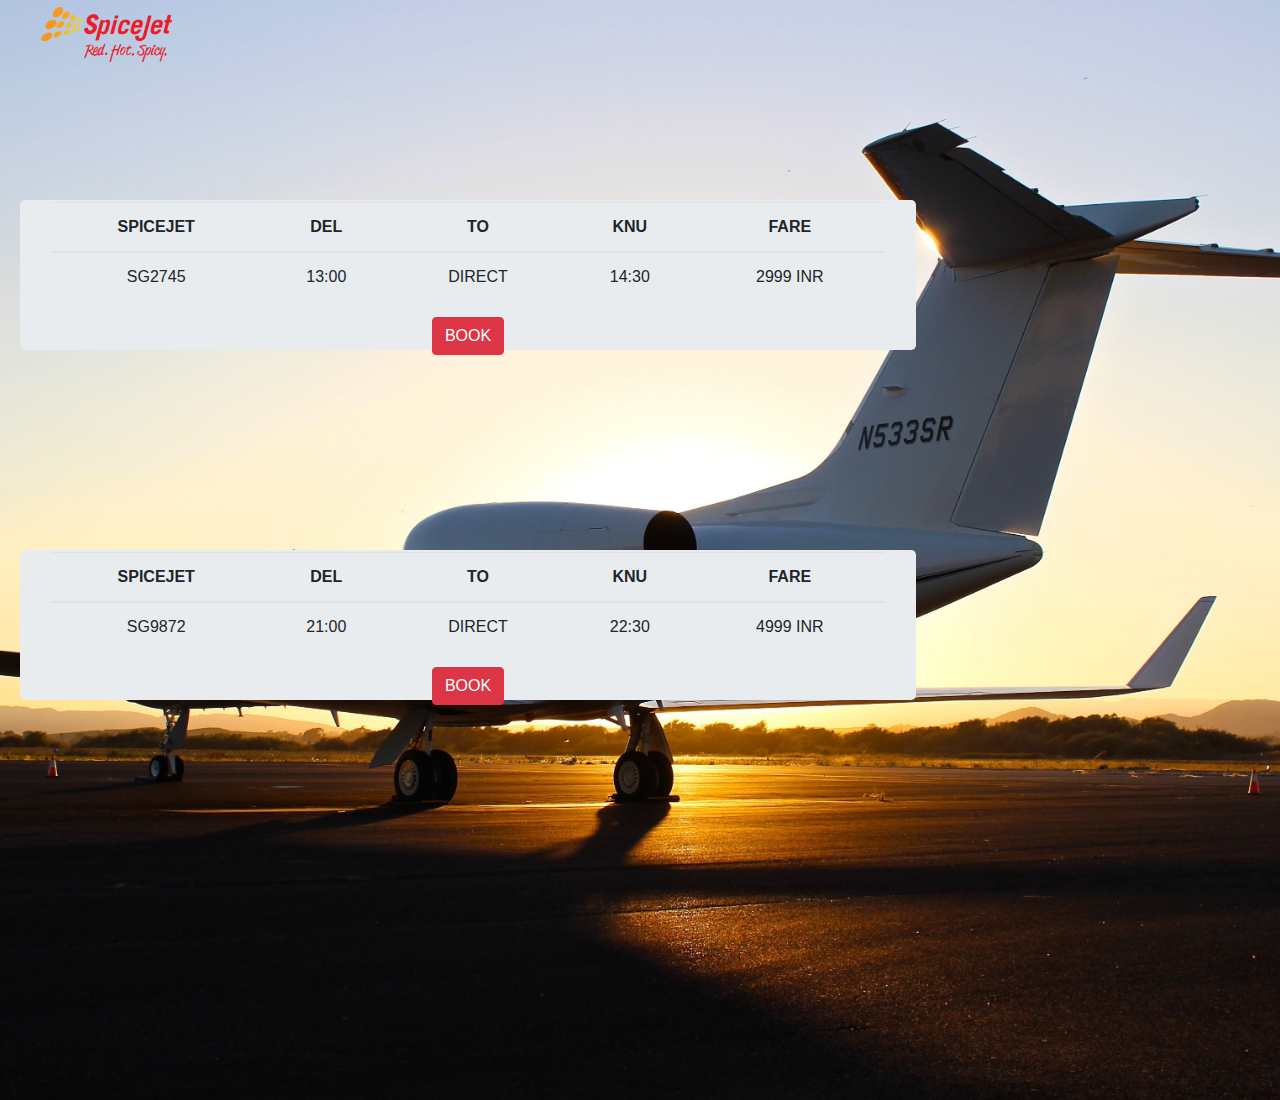
<file: results.html>
<!DOCTYPE html>
<html lang="en">

<head>
    <meta charset="UTF-8">
    <meta http-equiv="X-UA-Compatible" content="IE=edge">
    <meta name="viewport" content="width=device-width, initial-scale=1.0">
    <link rel="stylesheet" href="https://maxcdn.bootstrapcdn.com/bootstrap/4.5.2/css/bootstrap.min.css">
    <script src="https://ajax.googleapis.com/ajax/libs/jquery/3.5.1/jquery.min.js"></script>
    <script src="https://cdnjs.cloudflare.com/ajax/libs/popper.js/1.16.0/umd/popper.min.js"></script>
    <script src="https://maxcdn.bootstrapcdn.com/bootstrap/4.5.2/js/bootstrap.min.js"></script>

    <link rel="stylesheet" href="style.css" class="stylesheet">
</head>
<title>Results</title>



</head>

<body>

    <header class="header">

        <div class="header__left">
            <img src="brandlogo.png" alt="Welcome to spicejet" class="header__left--img">

        </div>


    </header>







    <div class="jumbotron ">




        <div class="table-responsive">
            <table class="table block1__result">



                <thead>

                    <tr>

                        <th>SPICEJET</th>
                        <th>DEL</th>
                        <th>TO</th>
                        <th>KNU</th>
                        <th>FARE</th>

                    </tr>


                </thead>
                <tbody>
                    <tr>
                        <td>SG2745</td>
                        <td>13:00</td>
                        <tD>DIRECT</td>
                        <td>14:30</td>
                        <td>2999 INR</td>
                    </tr>






                </tbody>


            </table>
        </div>

        <div class="table-responsive">
            <table class="table">
                <button type="button" class="btn btn-danger" data-toggle="modal" data-target="#myModal">BOOK</button>


                </button>

                <div class="modal fade" id="myModal" role="dialog">
                    <div class="modal-dialog">
                        <div class="modal-content">
                            <div class="modal-header">
                                <button type="button" class="close" data-dismiss="modal">
                                    &times;
                                </button>

                            </div>
                            <div class="modal-body row">
                                <img src="spicejet.png" class="col-sm-4" width="100" height="190" />

                                <div class="col-md-6">
                                    <h6>
                                        DEL TO KNP 2999 INR
                                    </h6>
                                    <hr style="border: 1px solid rgba(63, 72, 75, 0.678)" />
                                    <p>Select your payment method:</p>
                                    &nbsp;&nbsp;<input type="radio" id="UPI" name="payment" value="UPI" />
                                      <label for="UPI">UPI</label><br />
                                     
                                    <input type="radio" id="Card" name="payment" value="Card" />
                                      <label for="Card">Card</label><br />
                                     
                                    <input type="radio" id="Paytm" name="payment" value="Paytm" />
                                      <label for="Paytm"> Paytm</label>
                                </div>

                                 
                            </div>
                            <div class="modal-footer">
                                <button style="margin-left: 33%" type="button" class="btn btn-default"onclick="myFunction2()">
                                    Pay Now
                                </button>
                                <h6>
                                        

                                    <p id="s2" style="color: rgb(9, 160, 9);"></p>
                                </h6>
                                <script>
                                    
                                        function myFunction2() {
                                            document.getElementById("s2").innerHTML = " Congratulations! Your booking is completed successfully";
                                        }
                                    </script>

                                    
                            </div>
                        </div>
                    </div>
                </div>
            </table>
        </div>




    </div>
    </div>




    <div class="block2">
        <div class="jumbotron ">
            <div class="table-responsive">
                <table class="table block2__result">

                    <thead>

                        <tr>



                            <th>SPICEJET</th>
                            <th>DEL</th>
                            <th>TO</th>
                            <th>KNU</th>
                            <th>FARE</th>
                        </tr>
                    </thead>
                    <tbody>
                        <tr>
                            <td>SG9872</td>
                            <td>21:00</td>
                            <td>DIRECT</td>
                            <td>22:30</td>
                            <td>4999 INR</td>
                        </tr>
                    </tbody>


                </table>
            </div>
            <div class="table-responsive">
                <table class="table">
                    <button type="button" class="btn btn-danger" data-toggle="modal"
                        data-target="#myModal2">BOOK</button>


                    </button>

                    <div class="modal fade" id="myModal2" role="dialog">
                        <div class="modal-dialog">
                            <div class="modal-content">
                                <div class="modal-header">
                                    <button type="button" class="close" data-dismiss="modal">
                                        &times;
                                    </button>

                                </div>
                                <div class="modal-body row">
                                    <img src="spicejet.png" class="col-sm-4" width="100" height="190" />

                                    <div class="col-sm-6">
                                        <h6>
                                            DEL TO KNP 4999 INR
                                        </h6>
                                        <hr style="border: 1px solid rgba(63, 72, 75, 0.678)" />
                                        <p>Select your payment method:</p>
                                        &nbsp;&nbsp;<input type="radio" id="UPI" name="payment" value="UPI" />
                                          <label for="UPI">UPI</label><br />
                                         
                                        <input type="radio" id="Card" name="payment" value="Card" />
                                          <label for="Card">Card</label><br />
                                         
                                        <input type="radio" id="Paytm" name="payment" value="Paytm" />
                                          <label for="Paytm"> Paytm</label>
                                    </div>

                                     
                                </div>
                                <div class="modal-footer">
                                    <button style="margin-left: 33%" type="button" class="btn btn-default"
                                        onclick="myFunction()">
                                        Pay Now 
                                    </button>
                                    <h6>
                                        

                                        <p id="success" style="color: rgb(9, 160, 9);"></p>
                                    </h6>
                                    <script>
                                        function myFunction() {
                                            document.getElementById("success").innerHTML = " Congratulations! Your booking is completed successfully";
                                        }
                                    </script>


                                </div>
                            </div>
                        </div>
                    </div>
                </table>
            </div>






        </div>
    </div>

    








</body>

</html>
</file>
<file: style.css>
body
{

    margin:0px;
    padding:0px;
    background: url('background-cover.jpg') no-repeat center center/cover;
    height:100vh;
}

.header__left {

    display: inline;
    position: absolute;
    left: 10px;
    top: 7px;
}

.header__left--img {
    height: 55px;
    width:200px;


}

.header__mid {
    display: block;
    width: 70%;
    margin: 10px auto;
}

.header__mid--navbar {
    display: inline-block;

}

.header__mid--navbar li {
    display: inline-block;
    font-size: 18px;
    left: 50px;
    font-weight: bold;

}

.header__mid--navbar li a {
    color: rgb(237, 27, 35);

    text-decoration: none;
    padding: 34px 23px;




}

.header__mid--navbar li a:hover,
.header__mid--navbar li a.active {
    text-decoration: underline;
    color: black;

}

.header__right {
    position: absolute;
    display: inline-block;
    right: 34px;
    top: 20px;
}

.header__right--btn {
    margin: 5px 9px;
    color: white;
    background-color: black;
    padding: 0px 6px;
    font-size: 18px;
    border-radius: 10px;
    border: 4px solid grey;

}

.header__right--btn:hover {
    background-color: rgb(237, 27, 35);
}

.container__mid
{
    display: block;
    width:500px;
    margin:110px auto;
    font-size:22px;
    
}

.container__mid--img
{
        height: 50px;
      
}



.container__btn-default
{
    font-size: 18px;
    border:4px solid grey;
    border-radius: 8px;
}


.rblock{

    height:400px;
    width:80%;
  
    display:flex;
    flex-direction:column;
    margin:150px;
    
    
}

.rblock__items
{
    width:90%;
    height:150px;
    background-color:white;
    
    margin:10px;
    padding:3px;
    align-items: center;
    flex-wrap: wrap;
   
}

.rblock__items--left
{
    float:left;
    height:70px;

}

.rblock__items--midleft
{
    
    margin:25px 0 0 130px;
}

.rblock__items--midright
{
    margin-left:300px;
    text-align: center;
    margin-top: 10px;
}



.container {

    text-align: center;

}

.jumbotron {
    padding-top: 2px;

    text-align: center;
    margin: 200px 0 0 20px;
    height: 150px;
    width: 70%;
}
</file>
